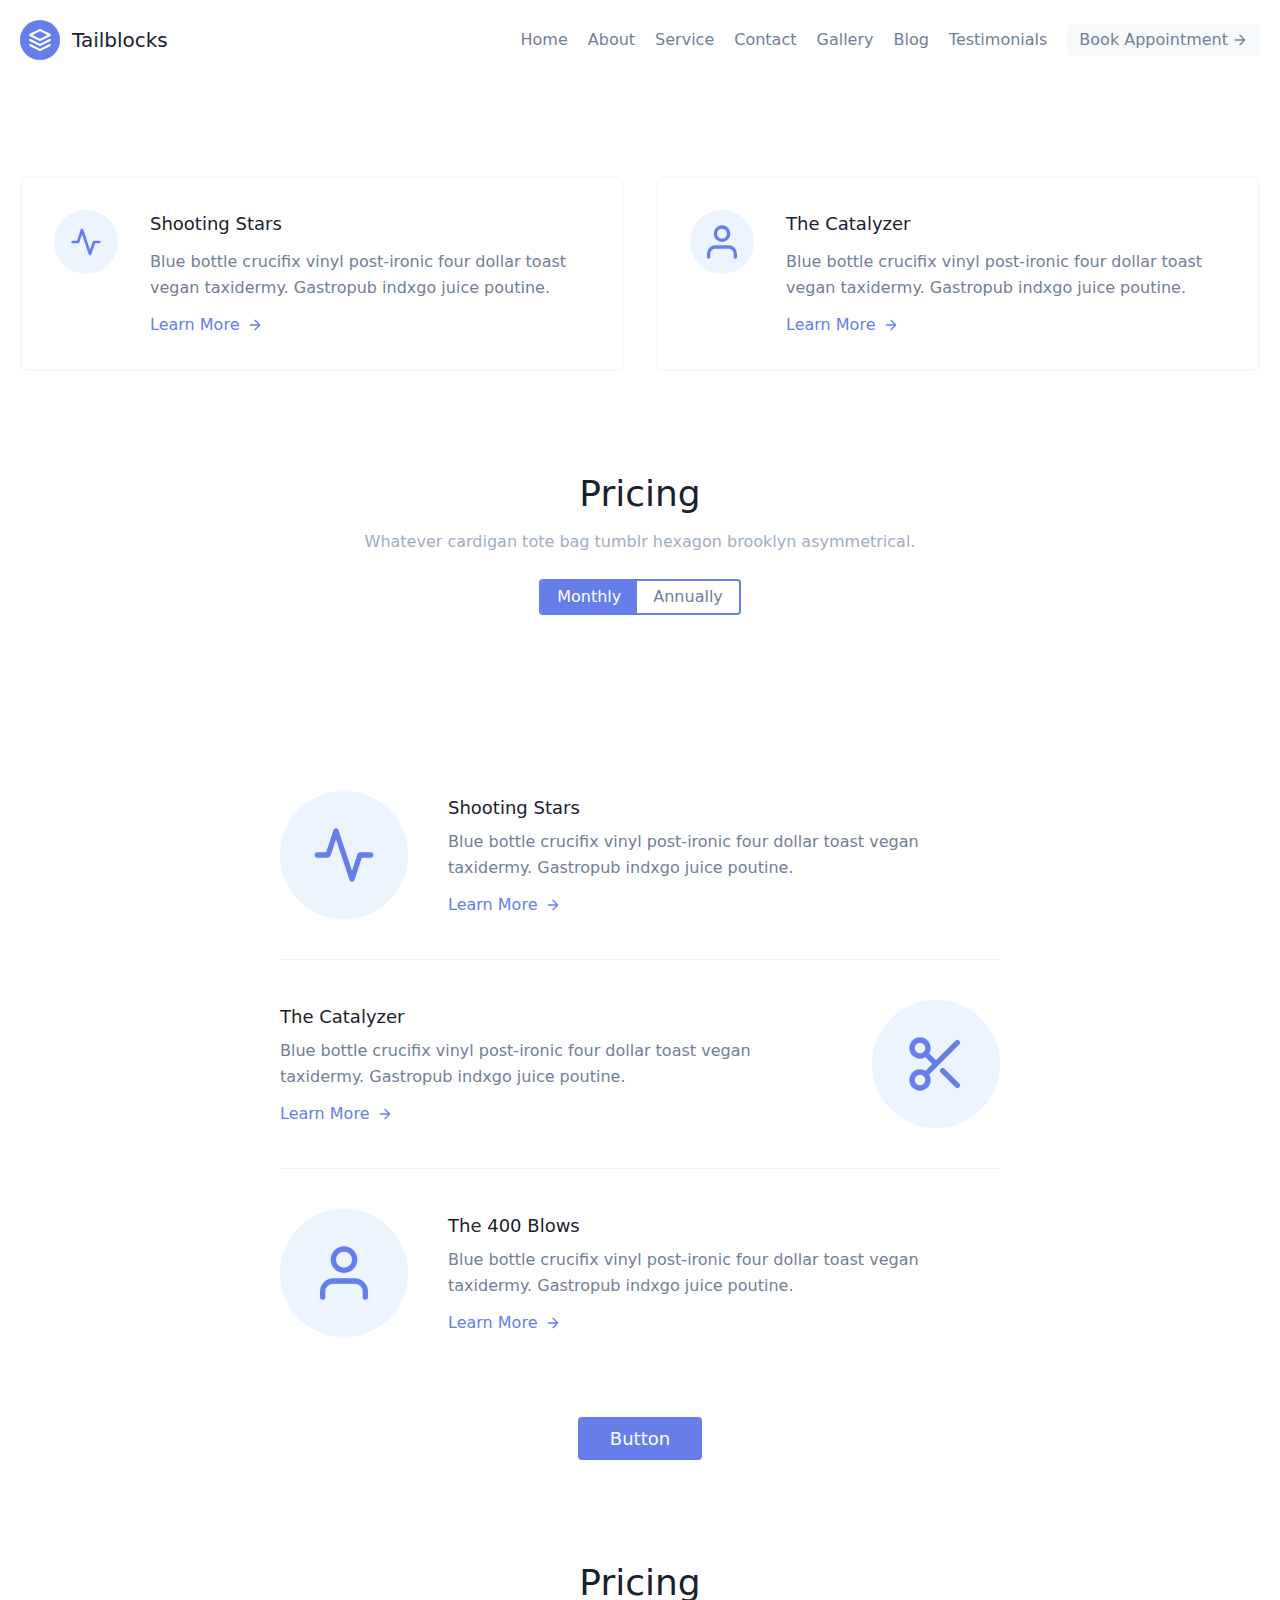
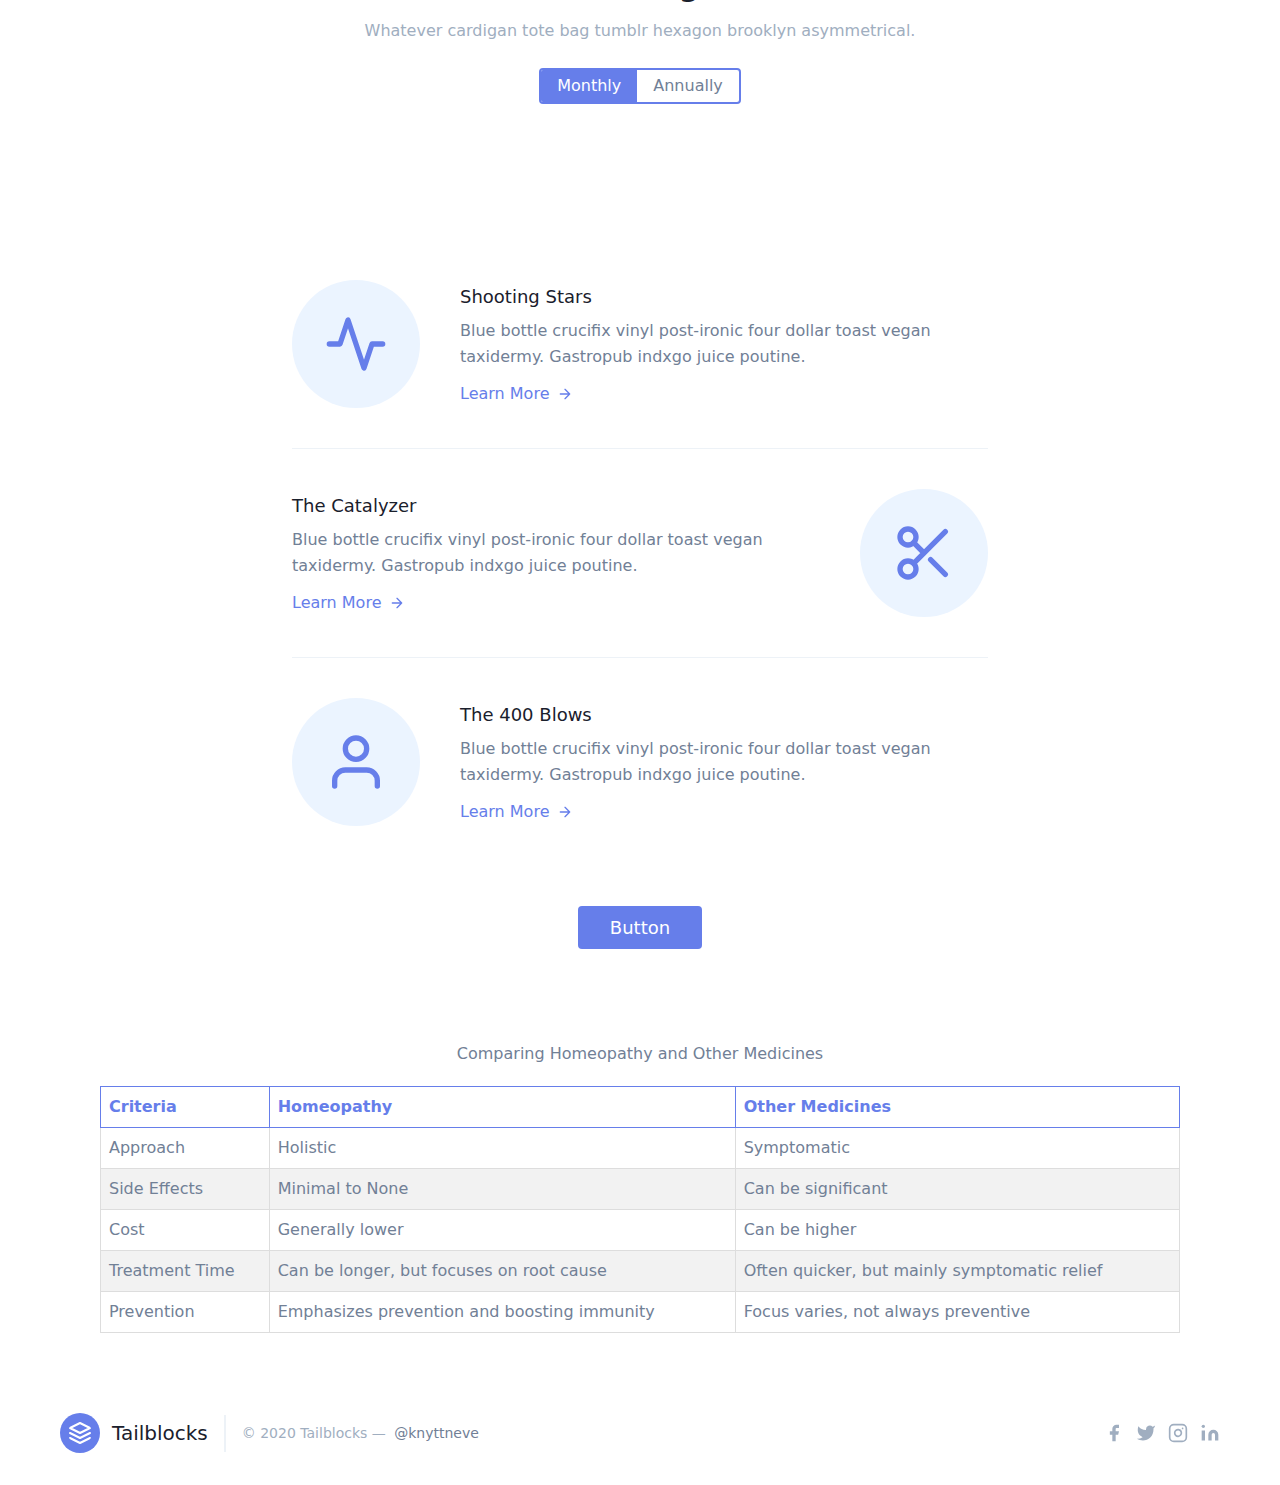
<file: blog.html>
<!DOCTYPE html>
<html lang="en">
<head>
  <meta charset="UTF-8">
  <meta name="viewport" content="width=device-width, initial-scale=1.0">
  <title>About Us</title>
  <link href="tailwind.min.css" rel="stylesheet">
</head>
</head>

<body>

    <header class="text-gray-600 body-font">
    <div class="container mx-auto flex flex-wrap p-5 flex-col md:flex-row items-center">
      <a class="flex title-font font-medium items-center text-gray-900 mb-4 md:mb-0">
        <svg xmlns="http://www.w3.org/2000/svg" fill="none" stroke="currentColor" stroke-linecap="round"
          stroke-linejoin="round" stroke-width="2" class="w-10 h-10 text-white p-2 bg-indigo-500 rounded-full"
          viewBox="0 0 24 24">
          <path d="M12 2L2 7l10 5 10-5-10-5zM2 17l10 5 10-5M2 12l10 5 10-5"></path>
        </svg>
        <span class="ml-3 text-xl">Tailblocks</span>
      </a>
      <nav class="md:ml-auto flex flex-wrap items-center text-base justify-center">
        <a href="index.html" class="mr-5 hover:text-gray-900">Home</a>
        <a href="about.html" class="mr-5 hover:text-gray-900">About</a>
        <a href="services.html" class="mr-5 hover:text-gray-900">Service</a>
        <a href="contact.html" class="mr-5 hover:text-gray-900">Contact</a>
        <a href="gallery.html" class="mr-5 hover:text-gray-900">Gallery</a>
        <a href="blog.html" class="mr-5 hover:text-gray-900">Blog</a>
        <a href="testimonials.html" class="mr-5 hover:text-gray-900">Testimonials</a>
      </nav>
      <a href="book.html">
        <button
          class="inline-flex items-center bg-gray-100 border-0 py-1 px-3 focus:outline-none hover:bg-gray-200 rounded text-base mt-4 md:mt-0">Book Appointment
          <svg fill="none" stroke="currentColor" stroke-linecap="round" stroke-linejoin="round" stroke-width="2"
            class="w-4 h-4 ml-1" viewBox="0 0 24 24">
            <path d="M5 12h14M12 5l7 7-7 7"></path>
          </svg>
        </button></a>
    </div>
  </header>

    <section class="text-gray-600 body-font">
        <div class="container px-5 py-24 mx-auto flex flex-wrap">
          <div class="flex flex-wrap -m-4">
            <div class="p-4 lg:w-1/2 md:w-full">
              <div class="flex border-2 rounded-lg border-gray-200 border-opacity-50 p-8 sm:flex-row flex-col">
                <div class="w-16 h-16 sm:mr-8 sm:mb-0 mb-4 inline-flex items-center justify-center rounded-full bg-indigo-100 text-indigo-500 flex-shrink-0">
                  <svg fill="none" stroke="currentColor" stroke-linecap="round" stroke-linejoin="round" stroke-width="2" class="w-8 h-8" viewBox="0 0 24 24">
                    <path d="M22 12h-4l-3 9L9 3l-3 9H2"></path>
                  </svg>
                </div>
                <div class="flex-grow">
                  <h2 class="text-gray-900 text-lg title-font font-medium mb-3">Shooting Stars</h2>
                  <p class="leading-relaxed text-base">Blue bottle crucifix vinyl post-ironic four dollar toast vegan taxidermy. Gastropub indxgo juice poutine.</p>
                  <a class="mt-3 text-indigo-500 inline-flex items-center">Learn More
                    <svg fill="none" stroke="currentColor" stroke-linecap="round" stroke-linejoin="round" stroke-width="2" class="w-4 h-4 ml-2" viewBox="0 0 24 24">
                      <path d="M5 12h14M12 5l7 7-7 7"></path>
                    </svg>
                  </a>
                </div>
              </div>
            </div>
            <div class="p-4 lg:w-1/2 md:w-full">
              <div class="flex border-2 rounded-lg border-gray-200 border-opacity-50 p-8 sm:flex-row flex-col">
                <div class="w-16 h-16 sm:mr-8 sm:mb-0 mb-4 inline-flex items-center justify-center rounded-full bg-indigo-100 text-indigo-500 flex-shrink-0">
                  <svg fill="none" stroke="currentColor" stroke-linecap="round" stroke-linejoin="round" stroke-width="2" class="w-10 h-10" viewBox="0 0 24 24">
                    <path d="M20 21v-2a4 4 0 00-4-4H8a4 4 0 00-4 4v2"></path>
                    <circle cx="12" cy="7" r="4"></circle>
                  </svg>
                </div>
                <div class="flex-grow">
                  <h2 class="text-gray-900 text-lg title-font font-medium mb-3">The Catalyzer</h2>
                  <p class="leading-relaxed text-base">Blue bottle crucifix vinyl post-ironic four dollar toast vegan taxidermy. Gastropub indxgo juice poutine.</p>
                  <a class="mt-3 text-indigo-500 inline-flex items-center">Learn More
                    <svg fill="none" stroke="currentColor" stroke-linecap="round" stroke-linejoin="round" stroke-width="2" class="w-4 h-4 ml-2" viewBox="0 0 24 24">
                      <path d="M5 12h14M12 5l7 7-7 7"></path>
                    </svg>
                  </a>
                </div>
              </div>
            </div>
          </div>
        </div>
      </section>

      <section class="text-gray-600 body-font overflow-hidden">
        <div class="container px-5 py-24 mx-auto">
          <div class="flex flex-col text-center w-full mb-20">
            <h1 class="sm:text-4xl text-3xl font-medium title-font mb-2 text-gray-900">Pricing</h1>
            <p class="lg:w-2/3 mx-auto leading-relaxed text-base text-gray-500">Whatever cardigan tote bag tumblr hexagon brooklyn asymmetrical.</p>
            <div class="flex mx-auto border-2 border-indigo-500 rounded overflow-hidden mt-6">
              <button class="py-1 px-4 bg-indigo-500 text-white focus:outline-none">Monthly</button>
              <button class="py-1 px-4 focus:outline-none">Annually</button>
            </div>
          </div>

      <section class="text-gray-600 body-font">
  <div class="container px-5 py-24 mx-auto">
    <div class="flex items-center lg:w-3/5 mx-auto border-b pb-10 mb-10 border-gray-200 sm:flex-row flex-col">
      <div class="sm:w-32 sm:h-32 h-20 w-20 sm:mr-10 inline-flex items-center justify-center rounded-full bg-indigo-100 text-indigo-500 flex-shrink-0">
        <svg fill="none" stroke="currentColor" stroke-linecap="round" stroke-linejoin="round" stroke-width="2" class="sm:w-16 sm:h-16 w-10 h-10" viewBox="0 0 24 24">
          <path d="M22 12h-4l-3 9L9 3l-3 9H2"></path>
        </svg>
      </div>
      <div class="flex-grow sm:text-left text-center mt-6 sm:mt-0">
        <h2 class="text-gray-900 text-lg title-font font-medium mb-2">Shooting Stars</h2>
        <p class="leading-relaxed text-base">Blue bottle crucifix vinyl post-ironic four dollar toast vegan taxidermy. Gastropub indxgo juice poutine.</p>
        <a class="mt-3 text-indigo-500 inline-flex items-center">Learn More
          <svg fill="none" stroke="currentColor" stroke-linecap="round" stroke-linejoin="round" stroke-width="2" class="w-4 h-4 ml-2" viewBox="0 0 24 24">
            <path d="M5 12h14M12 5l7 7-7 7"></path>
          </svg>
        </a>
      </div>
    </div>
    <div class="flex items-center lg:w-3/5 mx-auto border-b pb-10 mb-10 border-gray-200 sm:flex-row flex-col">
      <div class="flex-grow sm:text-left text-center mt-6 sm:mt-0">
        <h2 class="text-gray-900 text-lg title-font font-medium mb-2">The Catalyzer</h2>
        <p class="leading-relaxed text-base">Blue bottle crucifix vinyl post-ironic four dollar toast vegan taxidermy. Gastropub indxgo juice poutine.</p>
        <a class="mt-3 text-indigo-500 inline-flex items-center">Learn More
          <svg fill="none" stroke="currentColor" stroke-linecap="round" stroke-linejoin="round" stroke-width="2" class="w-4 h-4 ml-2" viewBox="0 0 24 24">
            <path d="M5 12h14M12 5l7 7-7 7"></path>
          </svg>
        </a>
      </div>
      <div class="sm:w-32 sm:order-none order-first sm:h-32 h-20 w-20 sm:ml-10 inline-flex items-center justify-center rounded-full bg-indigo-100 text-indigo-500 flex-shrink-0">
        <svg fill="none" stroke="currentColor" stroke-linecap="round" stroke-linejoin="round" stroke-width="2" class="sm:w-16 sm:h-16 w-10 h-10" viewBox="0 0 24 24">
          <circle cx="6" cy="6" r="3"></circle>
          <circle cx="6" cy="18" r="3"></circle>
          <path d="M20 4L8.12 15.88M14.47 14.48L20 20M8.12 8.12L12 12"></path>
        </svg>
      </div>
    </div>
    <div class="flex items-center lg:w-3/5 mx-auto sm:flex-row flex-col">
      <div class="sm:w-32 sm:h-32 h-20 w-20 sm:mr-10 inline-flex items-center justify-center rounded-full bg-indigo-100 text-indigo-500 flex-shrink-0">
        <svg fill="none" stroke="currentColor" stroke-linecap="round" stroke-linejoin="round" stroke-width="2" class="sm:w-16 sm:h-16 w-10 h-10" viewBox="0 0 24 24">
          <path d="M20 21v-2a4 4 0 00-4-4H8a4 4 0 00-4 4v2"></path>
          <circle cx="12" cy="7" r="4"></circle>
        </svg>
      </div>
      <div class="flex-grow sm:text-left text-center mt-6 sm:mt-0">
        <h2 class="text-gray-900 text-lg title-font font-medium mb-2">The 400 Blows</h2>
        <p class="leading-relaxed text-base">Blue bottle crucifix vinyl post-ironic four dollar toast vegan taxidermy. Gastropub indxgo juice poutine.</p>
        <a class="mt-3 text-indigo-500 inline-flex items-center">Learn More
          <svg fill="none" stroke="currentColor" stroke-linecap="round" stroke-linejoin="round" stroke-width="2" class="w-4 h-4 ml-2" viewBox="0 0 24 24">
            <path d="M5 12h14M12 5l7 7-7 7"></path>
          </svg>
        </a>
      </div>
    </div>
    <button class="flex mx-auto mt-20 text-white bg-indigo-500 border-0 py-2 px-8 focus:outline-none hover:bg-indigo-600 rounded text-lg">Button</button>
  </div>
</section>

<section class="text-gray-600 body-font overflow-hidden">
    <div class="container px-5 py-24 mx-auto">
      <div class="flex flex-col text-center w-full mb-20">
        <h1 class="sm:text-4xl text-3xl font-medium title-font mb-2 text-gray-900">Pricing</h1>
        <p class="lg:w-2/3 mx-auto leading-relaxed text-base text-gray-500">Whatever cardigan tote bag tumblr hexagon brooklyn asymmetrical.</p>
        <div class="flex mx-auto border-2 border-indigo-500 rounded overflow-hidden mt-6">
          <button class="py-1 px-4 bg-indigo-500 text-white focus:outline-none">Monthly</button>
          <button class="py-1 px-4 focus:outline-none">Annually</button>
        </div>
      </div>

  <section class="text-gray-600 body-font">
    <div class="container px-5 py-24 mx-auto">
      <div class="flex items-center lg:w-3/5 mx-auto border-b pb-10 mb-10 border-gray-200 sm:flex-row flex-col">
        <div class="sm:w-32 sm:h-32 h-20 w-20 sm:mr-10 inline-flex items-center justify-center rounded-full bg-indigo-100 text-indigo-500 flex-shrink-0">
          <svg fill="none" stroke="currentColor" stroke-linecap="round" stroke-linejoin="round" stroke-width="2" class="sm:w-16 sm:h-16 w-10 h-10" viewBox="0 0 24 24">
            <path d="M22 12h-4l-3 9L9 3l-3 9H2"></path>
          </svg>
        </div>
        <div class="flex-grow sm:text-left text-center mt-6 sm:mt-0">
          <h2 class="text-gray-900 text-lg title-font font-medium mb-2">Shooting Stars</h2>
          <p class="leading-relaxed text-base">Blue bottle crucifix vinyl post-ironic four dollar toast vegan taxidermy. Gastropub indxgo juice poutine.</p>
          <a class="mt-3 text-indigo-500 inline-flex items-center">Learn More
            <svg fill="none" stroke="currentColor" stroke-linecap="round" stroke-linejoin="round" stroke-width="2" class="w-4 h-4 ml-2" viewBox="0 0 24 24">
              <path d="M5 12h14M12 5l7 7-7 7"></path>
            </svg>
          </a>
        </div>
      </div>
      <div class="flex items-center lg:w-3/5 mx-auto border-b pb-10 mb-10 border-gray-200 sm:flex-row flex-col">
        <div class="flex-grow sm:text-left text-center mt-6 sm:mt-0">
          <h2 class="text-gray-900 text-lg title-font font-medium mb-2">The Catalyzer</h2>
          <p class="leading-relaxed text-base">Blue bottle crucifix vinyl post-ironic four dollar toast vegan taxidermy. Gastropub indxgo juice poutine.</p>
          <a class="mt-3 text-indigo-500 inline-flex items-center">Learn More
            <svg fill="none" stroke="currentColor" stroke-linecap="round" stroke-linejoin="round" stroke-width="2" class="w-4 h-4 ml-2" viewBox="0 0 24 24">
              <path d="M5 12h14M12 5l7 7-7 7"></path>
            </svg>
          </a>
        </div>
        <div class="sm:w-32 sm:order-none order-first sm:h-32 h-20 w-20 sm:ml-10 inline-flex items-center justify-center rounded-full bg-indigo-100 text-indigo-500 flex-shrink-0">
          <svg fill="none" stroke="currentColor" stroke-linecap="round" stroke-linejoin="round" stroke-width="2" class="sm:w-16 sm:h-16 w-10 h-10" viewBox="0 0 24 24">
            <circle cx="6" cy="6" r="3"></circle>
            <circle cx="6" cy="18" r="3"></circle>
            <path d="M20 4L8.12 15.88M14.47 14.48L20 20M8.12 8.12L12 12"></path>
          </svg>
        </div>
      </div>
      <div class="flex items-center lg:w-3/5 mx-auto sm:flex-row flex-col">
        <div class="sm:w-32 sm:h-32 h-20 w-20 sm:mr-10 inline-flex items-center justify-center rounded-full bg-indigo-100 text-indigo-500 flex-shrink-0">
          <svg fill="none" stroke="currentColor" stroke-linecap="round" stroke-linejoin="round" stroke-width="2" class="sm:w-16 sm:h-16 w-10 h-10" viewBox="0 0 24 24">
            <path d="M20 21v-2a4 4 0 00-4-4H8a4 4 0 00-4 4v2"></path>
            <circle cx="12" cy="7" r="4"></circle>
          </svg>
        </div>
        <div class="flex-grow sm:text-left text-center mt-6 sm:mt-0">
          <h2 class="text-gray-900 text-lg title-font font-medium mb-2">The 400 Blows</h2>
          <p class="leading-relaxed text-base">Blue bottle crucifix vinyl post-ironic four dollar toast vegan taxidermy. Gastropub indxgo juice poutine.</p>
          <a class="mt-3 text-indigo-500 inline-flex items-center">Learn More
            <svg fill="none" stroke="currentColor" stroke-linecap="round" stroke-linejoin="round" stroke-width="2" class="w-4 h-4 ml-2" viewBox="0 0 24 24">
              <path d="M5 12h14M12 5l7 7-7 7"></path>
            </svg>
          </a>
        </div>
      </div>
      <button class="flex mx-auto mt-20 text-white bg-indigo-500 border-0 py-2 px-8 focus:outline-none hover:bg-indigo-600 rounded text-lg">Button</button>
    </div>
  </section>

<br>

  <h2 style="margin-bottom: 20px; text-align: center; margin-top: 69px;">Comparing Homeopathy and Other Medicines</h2>
  <table style="width: 90%; border-collapse: collapse; margin: 0 auto;">
    <thead>
      <tr>
        <th style="border: 1px solid #667eea; padding: 8px; text-align: left; background-color: #ffffff; color: #667eea;">Criteria</th>
        <th style="border: 1px solid #667eea; padding: 8px; text-align: left; background-color: #ffffff; color: #667eea;">Homeopathy</th>
        <th style="border: 1px solid #667eea; padding: 8px; text-align: left; background-color: #ffffff; color: #667eea;">Other Medicines</th>
      </tr>
    </thead>
    <tbody>
      <tr>
        <td style="border: 1px solid #ddd; padding: 8px; text-align: left;">Approach</td>
        <td style="border: 1px solid #ddd; padding: 8px; text-align: left;">Holistic</td>
        <td style="border: 1px solid #ddd; padding: 8px; text-align: left;">Symptomatic</td>
      </tr>
      <tr style="background-color: #f2f2f2;">
        <td style="border: 1px solid #ddd; padding: 8px; text-align: left;">Side Effects</td>
        <td style="border: 1px solid #ddd; padding: 8px; text-align: left;">Minimal to None</td>
        <td style="border: 1px solid #ddd; padding: 8px; text-align: left;">Can be significant</td>
      </tr>
      <tr>
        <td style="border: 1px solid #ddd; padding: 8px; text-align: left;">Cost</td>
        <td style="border: 1px solid #ddd; padding: 8px; text-align: left;">Generally lower</td>
        <td style="border: 1px solid #ddd; padding: 8px; text-align: left;">Can be higher</td>
      </tr>
      <tr style="background-color: #f2f2f2;">
        <td style="border: 1px solid #ddd; padding: 8px; text-align: left;">Treatment Time</td>
        <td style="border: 1px solid #ddd; padding: 8px; text-align: left;">Can be longer, but focuses on root cause</td>
        <td style="border: 1px solid #ddd; padding: 8px; text-align: left;">Often quicker, but mainly symptomatic relief</td>
      </tr>
      <tr>
        <td style="border: 1px solid #ddd; padding: 8px; text-align: left;">Prevention</td>
        <td style="border: 1px solid #ddd; padding: 8px; text-align: left;">Emphasizes prevention and boosting immunity</td>
        <td style="border: 1px solid #ddd; padding: 8px; text-align: left;">Focus varies, not always preventive</td>
      </tr>
    </tbody>
  </table>

<br>
<br>

  <footer class="text-gray-600 body-font">
    <div class="container px-5 py-8 mx-auto flex items-center sm:flex-row flex-col">
      <a class="flex title-font font-medium items-center md:justify-start justify-center text-gray-900">
        <svg xmlns="http://www.w3.org/2000/svg" fill="none" stroke="currentColor" stroke-linecap="round" stroke-linejoin="round" stroke-width="2" class="w-10 h-10 text-white p-2 bg-indigo-500 rounded-full" viewBox="0 0 24 24">
          <path d="M12 2L2 7l10 5 10-5-10-5zM2 17l10 5 10-5M2 12l10 5 10-5"></path>
        </svg>
        <span class="ml-3 text-xl">Tailblocks</span>
      </a>
      <p class="text-sm text-gray-500 sm:ml-4 sm:pl-4 sm:border-l-2 sm:border-gray-200 sm:py-2 sm:mt-0 mt-4">© 2020 Tailblocks —
        <a href="https://twitter.com/knyttneve" class="text-gray-600 ml-1" rel="noopener noreferrer" target="_blank">@knyttneve</a>
      </p>
      <span class="inline-flex sm:ml-auto sm:mt-0 mt-4 justify-center sm:justify-start">
        <a class="text-gray-500">
          <svg fill="currentColor" stroke-linecap="round" stroke-linejoin="round" stroke-width="2" class="w-5 h-5" viewBox="0 0 24 24">
            <path d="M18 2h-3a5 5 0 00-5 5v3H7v4h3v8h4v-8h3l1-4h-4V7a1 1 0 011-1h3z"></path>
          </svg>
        </a>
        <a class="ml-3 text-gray-500">
          <svg fill="currentColor" stroke-linecap="round" stroke-linejoin="round" stroke-width="2" class="w-5 h-5" viewBox="0 0 24 24">
            <path d="M23 3a10.9 10.9 0 01-3.14 1.53 4.48 4.48 0 00-7.86 3v1A10.66 10.66 0 013 4s-4 9 5 13a11.64 11.64 0 01-7 2c9 5 20 0 20-11.5a4.5 4.5 0 00-.08-.83A7.72 7.72 0 0023 3z"></path>
          </svg>
        </a>
        <a class="ml-3 text-gray-500">
          <svg fill="none" stroke="currentColor" stroke-linecap="round" stroke-linejoin="round" stroke-width="2" class="w-5 h-5" viewBox="0 0 24 24">
            <rect width="20" height="20" x="2" y="2" rx="5" ry="5"></rect>
            <path d="M16 11.37A4 4 0 1112.63 8 4 4 0 0116 11.37zm1.5-4.87h.01"></path>
          </svg>
        </a>
        <a class="ml-3 text-gray-500">
          <svg fill="currentColor" stroke="currentColor" stroke-linecap="round" stroke-linejoin="round" stroke-width="0" class="w-5 h-5" viewBox="0 0 24 24">
            <path stroke="none" d="M16 8a6 6 0 016 6v7h-4v-7a2 2 0 00-2-2 2 2 0 00-2 2v7h-4v-7a6 6 0 016-6zM2 9h4v12H2z"></path>
            <circle cx="4" cy="4" r="2" stroke="none"></circle>
          </svg>
        </a>
      </span>
    </div>
  </footer>

</body>
</html>
</file>
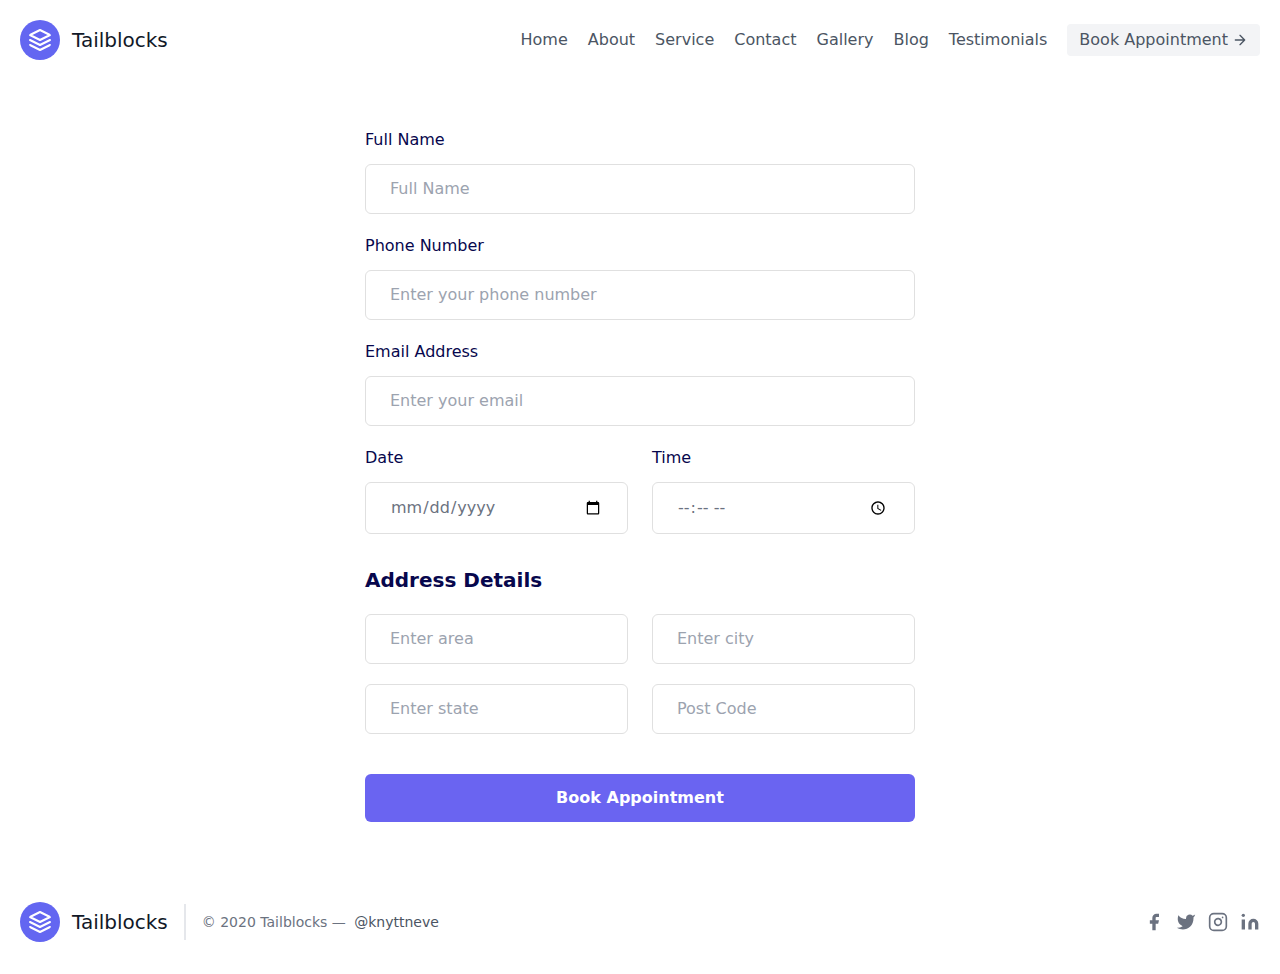
<file: book.html>
<!DOCTYPE html>
<html lang="en">
<head>
    <meta charset="UTF-8">
    <meta name="viewport" content="width=device-width, initial-scale=1.0">
    <title>Document</title>
    <link href="maintailwind.min.css" rel="stylesheet">
    <script src="formcss.css"></script>

</head>
<body>
    
    <header class="text-gray-600 body-font">
        <div class="container mx-auto flex flex-wrap p-5 flex-col md:flex-row items-center">
          <a class="flex title-font font-medium items-center text-gray-900 mb-4 md:mb-0">
            <svg xmlns="http://www.w3.org/2000/svg" fill="none" stroke="currentColor" stroke-linecap="round"
              stroke-linejoin="round" stroke-width="2" class="w-10 h-10 text-white p-2 bg-indigo-500 rounded-full"
              viewBox="0 0 24 24">
              <path d="M12 2L2 7l10 5 10-5-10-5zM2 17l10 5 10-5M2 12l10 5 10-5"></path>
            </svg>
            <span class="ml-3 text-xl">Tailblocks</span>
          </a>
          <nav class="md:ml-auto flex flex-wrap items-center text-base justify-center">
            <a href="index.html" class="mr-5 hover:text-gray-900">Home</a>
            <a href="about.html" class="mr-5 hover:text-gray-900">About</a>
            <a href="services.html" class="mr-5 hover:text-gray-900">Service</a>
            <a href="contact.html" class="mr-5 hover:text-gray-900">Contact</a>
            <a href="gallery.html" class="mr-5 hover:text-gray-900">Gallery</a>
            <a href="blog.html" class="mr-5 hover:text-gray-900">Blog</a>
            <a href="testimonials.html" class="mr-5 hover:text-gray-900">Testimonials</a>
          </nav>
          <a href="book.html">
          <button
            class="inline-flex items-center bg-gray-100 border-0 py-1 px-3 focus:outline-none hover:bg-gray-200 rounded text-base mt-4 md:mt-0">Book Appointment
            <svg fill="none" stroke="currentColor" stroke-linecap="round" stroke-linejoin="round" stroke-width="2"
              class="w-4 h-4 ml-1" viewBox="0 0 24 24">
              <path d="M5 12h14M12 5l7 7-7 7"></path>
            </svg>
          </button></a>
        </div>
      </header>

      <div class="flex items-center justify-center p-12">
        <!-- Author: FormBold Team -->
        <div class="mx-auto w-full max-w-[550px] bg-white">
            <form>
                <div class="mb-5">
                    <label for="name" class="mb-3 block text-base font-medium text-[#07074D]">
                        Full Name
                    </label>
                    <input type="text" name="name" id="name" placeholder="Full Name"
                        class="w-full rounded-md border border-[#e0e0e0] bg-white py-3 px-6 text-base font-medium text-[#6B7280] outline-none focus:border-[#6A64F1] focus:shadow-md" />
                </div>
                <div class="mb-5">
                    <label for="phone" class="mb-3 block text-base font-medium text-[#07074D]">
                        Phone Number
                    </label>
                    <input type="text" name="phone" id="phone" placeholder="Enter your phone number"
                        class="w-full rounded-md border border-[#e0e0e0] bg-white py-3 px-6 text-base font-medium text-[#6B7280] outline-none focus:border-[#6A64F1] focus:shadow-md" />
                </div>
                <div class="mb-5">
                    <label for="email" class="mb-3 block text-base font-medium text-[#07074D]">
                        Email Address
                    </label>
                    <input type="email" name="email" id="email" placeholder="Enter your email"
                        class="w-full rounded-md border border-[#e0e0e0] bg-white py-3 px-6 text-base font-medium text-[#6B7280] outline-none focus:border-[#6A64F1] focus:shadow-md" />
                </div>
                <div class="-mx-3 flex flex-wrap">
                    <div class="w-full px-3 sm:w-1/2">
                        <div class="mb-5">
                            <label for="date" class="mb-3 block text-base font-medium text-[#07074D]">
                                Date
                            </label>
                            <input type="date" name="date" id="date"
                                class="w-full rounded-md border border-[#e0e0e0] bg-white py-3 px-6 text-base font-medium text-[#6B7280] outline-none focus:border-[#6A64F1] focus:shadow-md" />
                        </div>
                    </div>
                    <div class="w-full px-3 sm:w-1/2">
                        <div class="mb-5">
                            <label for="time" class="mb-3 block text-base font-medium text-[#07074D]">
                                Time
                            </label>
                            <input type="time" name="time" id="time"
                                class="w-full rounded-md border border-[#e0e0e0] bg-white py-3 px-6 text-base font-medium text-[#6B7280] outline-none focus:border-[#6A64F1] focus:shadow-md" />
                        </div>
                    </div>
                </div>

                <div class="mb-5 pt-3">
                    <label class="mb-5 block text-base font-semibold text-[#07074D] sm:text-xl">
                        Address Details
                    </label>
                    <div class="-mx-3 flex flex-wrap">
                        <div class="w-full px-3 sm:w-1/2">
                            <div class="mb-5">
                                <input type="text" name="area" id="area" placeholder="Enter area"
                                    class="w-full rounded-md border border-[#e0e0e0] bg-white py-3 px-6 text-base font-medium text-[#6B7280] outline-none focus:border-[#6A64F1] focus:shadow-md" />
                            </div>
                        </div>
                        <div class="w-full px-3 sm:w-1/2">
                            <div class="mb-5">
                                <input type="text" name="city" id="city" placeholder="Enter city"
                                    class="w-full rounded-md border border-[#e0e0e0] bg-white py-3 px-6 text-base font-medium text-[#6B7280] outline-none focus:border-[#6A64F1] focus:shadow-md" />
                            </div>
                        </div>
                        <div class="w-full px-3 sm:w-1/2">
                            <div class="mb-5">
                                <input type="text" name="state" id="state" placeholder="Enter state"
                                    class="w-full rounded-md border border-[#e0e0e0] bg-white py-3 px-6 text-base font-medium text-[#6B7280] outline-none focus:border-[#6A64F1] focus:shadow-md" />
                            </div>
                        </div>
                        <div class="w-full px-3 sm:w-1/2">
                            <div class="mb-5">
                                <input type="text" name="post-code" id="post-code" placeholder="Post Code"
                                    class="w-full rounded-md border border-[#e0e0e0] bg-white py-3 px-6 text-base font-medium text-[#6B7280] outline-none focus:border-[#6A64F1] focus:shadow-md" />
                            </div>
                        </div>
                    </div>
                </div>

                <div>
                  <a href="thanks.html"
                        class="hover:shadow-form w-full rounded-md bg-[#6A64F1] py-3 px-8 text-center text-base font-semibold text-white outline-none block">
                        Book Appointment
                      </a>
                </div>
            </form>
        </div>
    </div>

      <footer class="text-gray-600 body-font">
        <div class="container px-5 py-8 mx-auto flex items-center sm:flex-row flex-col">
          <a class="flex title-font font-medium items-center md:justify-start justify-center text-gray-900">
            <svg xmlns="http://www.w3.org/2000/svg" fill="none" stroke="currentColor" stroke-linecap="round" stroke-linejoin="round" stroke-width="2" class="w-10 h-10 text-white p-2 bg-indigo-500 rounded-full" viewBox="0 0 24 24">
              <path d="M12 2L2 7l10 5 10-5-10-5zM2 17l10 5 10-5M2 12l10 5 10-5"></path>
            </svg>
            <span class="ml-3 text-xl">Tailblocks</span>
          </a>
          <p class="text-sm text-gray-500 sm:ml-4 sm:pl-4 sm:border-l-2 sm:border-gray-200 sm:py-2 sm:mt-0 mt-4">© 2020 Tailblocks —
            <a href="https://twitter.com/knyttneve" class="text-gray-600 ml-1" rel="noopener noreferrer" target="_blank">@knyttneve</a>
          </p>
          <span class="inline-flex sm:ml-auto sm:mt-0 mt-4 justify-center sm:justify-start">
            <a class="text-gray-500">
              <svg fill="currentColor" stroke-linecap="round" stroke-linejoin="round" stroke-width="2" class="w-5 h-5" viewBox="0 0 24 24">
                <path d="M18 2h-3a5 5 0 00-5 5v3H7v4h3v8h4v-8h3l1-4h-4V7a1 1 0 011-1h3z"></path>
              </svg>
            </a>
            <a class="ml-3 text-gray-500">
              <svg fill="currentColor" stroke-linecap="round" stroke-linejoin="round" stroke-width="2" class="w-5 h-5" viewBox="0 0 24 24">
                <path d="M23 3a10.9 10.9 0 01-3.14 1.53 4.48 4.48 0 00-7.86 3v1A10.66 10.66 0 013 4s-4 9 5 13a11.64 11.64 0 01-7 2c9 5 20 0 20-11.5a4.5 4.5 0 00-.08-.83A7.72 7.72 0 0023 3z"></path>
              </svg>
            </a>
            <a class="ml-3 text-gray-500">
              <svg fill="none" stroke="currentColor" stroke-linecap="round" stroke-linejoin="round" stroke-width="2" class="w-5 h-5" viewBox="0 0 24 24">
                <rect width="20" height="20" x="2" y="2" rx="5" ry="5"></rect>
                <path d="M16 11.37A4 4 0 1112.63 8 4 4 0 0116 11.37zm1.5-4.87h.01"></path>
              </svg>
            </a>
            <a class="ml-3 text-gray-500">
              <svg fill="currentColor" stroke="currentColor" stroke-linecap="round" stroke-linejoin="round" stroke-width="0" class="w-5 h-5" viewBox="0 0 24 24">
                <path stroke="none" d="M16 8a6 6 0 016 6v7h-4v-7a2 2 0 00-2-2 2 2 0 00-2 2v7h-4v-7a6 6 0 016-6zM2 9h4v12H2z"></path>
                <circle cx="4" cy="4" r="2" stroke="none"></circle>
              </svg>
            </a>
          </span>
        </div>
      </footer>

    </body>
    </html>
</file>
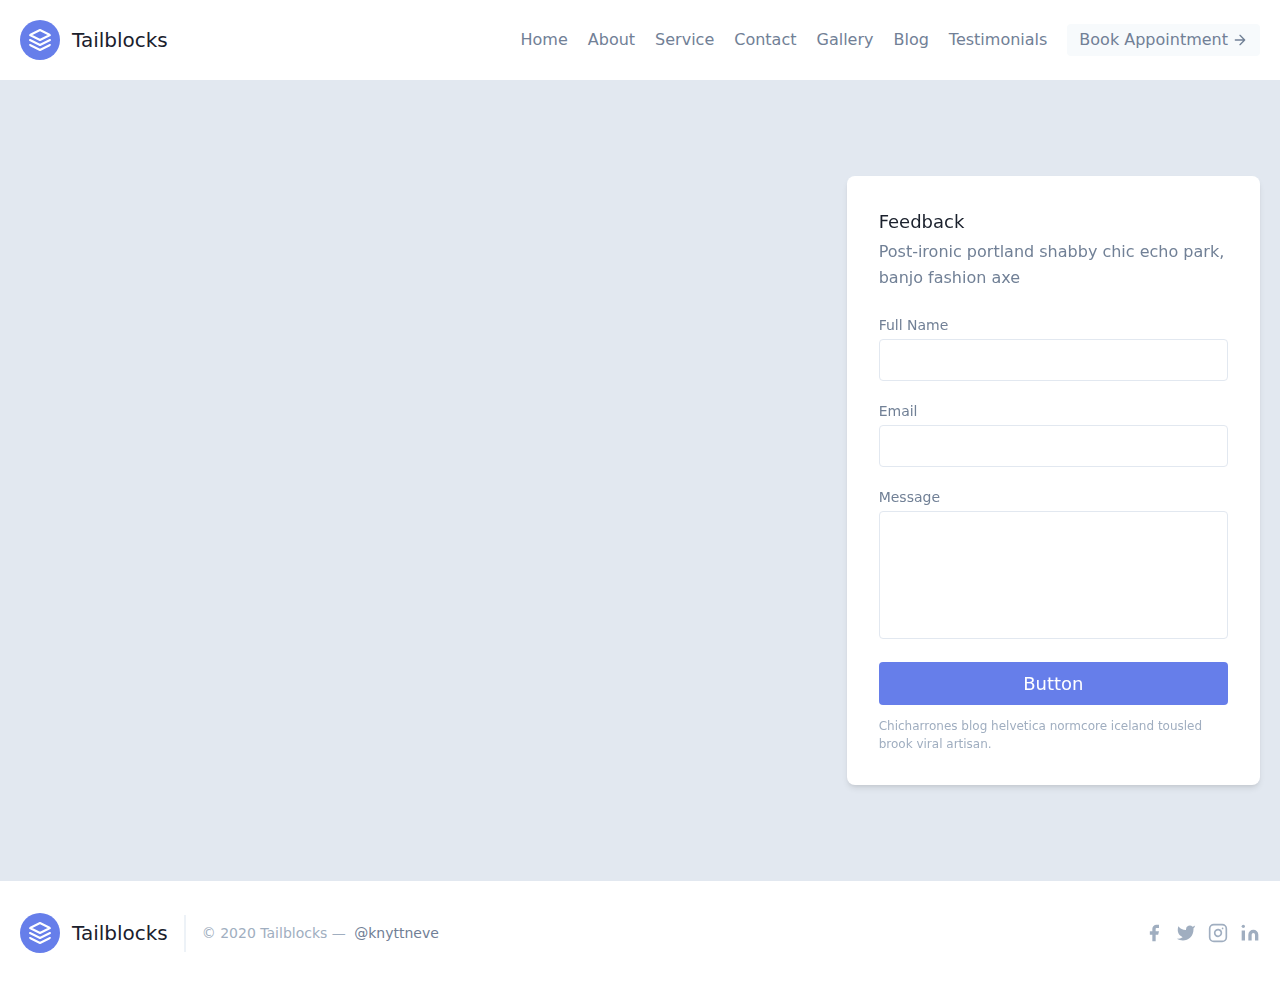
<file: contact.html>
<!DOCTYPE html>
<html lang="en">
<head>
    <meta charset="UTF-8">
    <meta name="viewport" content="width=device-width, initial-scale=1.0">
    <title>contact</title>
    <link href="maintailwind.min.css" rel="stylesheet">
</head>
<body>
    
    <header class="text-gray-600 body-font">
        <div class="container mx-auto flex flex-wrap p-5 flex-col md:flex-row items-center">
          <a class="flex title-font font-medium items-center text-gray-900 mb-4 md:mb-0">
            <svg xmlns="http://www.w3.org/2000/svg" fill="none" stroke="currentColor" stroke-linecap="round"
              stroke-linejoin="round" stroke-width="2" class="w-10 h-10 text-white p-2 bg-indigo-500 rounded-full"
              viewBox="0 0 24 24">
              <path d="M12 2L2 7l10 5 10-5-10-5zM2 17l10 5 10-5M2 12l10 5 10-5"></path>
            </svg>
            <span class="ml-3 text-xl">Tailblocks</span>
          </a>
          <nav class="md:ml-auto flex flex-wrap items-center text-base justify-center">
            <a href="index.html" class="mr-5 hover:text-gray-900">Home</a>
            <a href="about.html" class="mr-5 hover:text-gray-900">About</a>
            <a href="services.html" class="mr-5 hover:text-gray-900">Service</a>
            <a href="contact.html" class="mr-5 hover:text-gray-900">Contact</a>
            <a href="gallery.html" class="mr-5 hover:text-gray-900">Gallery</a>
            <a href="blog.html" class="mr-5 hover:text-gray-900">Blog</a>
            <a href="testimonials.html" class="mr-5 hover:text-gray-900">Testimonials</a>
          </nav>
          <a href="book.html">
            <button
              class="inline-flex items-center bg-gray-100 border-0 py-1 px-3 focus:outline-none hover:bg-gray-200 rounded text-base mt-4 md:mt-0">Book Appointment
              <svg fill="none" stroke="currentColor" stroke-linecap="round" stroke-linejoin="round" stroke-width="2"
                class="w-4 h-4 ml-1" viewBox="0 0 24 24">
                <path d="M5 12h14M12 5l7 7-7 7"></path>
              </svg>
            </button></a>
        </div>
      </header>

      <section class="text-gray-600 body-font relative">
        <div class="absolute inset-0 bg-gray-300">
          <iframe width="100%" height="100%" frameborder="0" marginheight="0" marginwidth="0" title="map" scrolling="no" src="https://maps.google.com/maps?width=100%&height=600&hl=en&q=%C4%B0zmir+(My%20Business%20Name)&ie=UTF8&t=&z=14&iwloc=B&output=embed" style="filter: grayscale(1) contrast(1.2) opacity(0.4);"></iframe>
        </div>
        <div class="container px-5 py-24 mx-auto flex">
          <div class="lg:w-1/3 md:w-1/2 bg-white rounded-lg p-8 flex flex-col md:ml-auto w-full mt-10 md:mt-0 relative z-10 shadow-md">
            <h2 class="text-gray-900 text-lg mb-1 font-medium title-font">Feedback</h2>
            <p class="leading-relaxed mb-5 text-gray-600">Post-ironic portland shabby chic echo park, banjo fashion axe</p>
            <div class="relative mb-4">
                <label for="fullname" class="leading-7 text-sm text-gray-600">Full Name</label>
                <input type="text" id="fullname" name="fullname" class="w-full bg-white rounded border border-gray-300 focus:border-indigo-500 focus:ring-2 focus:ring-indigo-200 text-base outline-none text-gray-700 py-1 px-3 leading-8 transition-colors duration-200 ease-in-out">
            </div>
            <div class="relative mb-4">
              <label for="email" class="leading-7 text-sm text-gray-600">Email</label>
              <input type="email" id="email" name="email" class="w-full bg-white rounded border border-gray-300 focus:border-indigo-500 focus:ring-2 focus:ring-indigo-200 text-base outline-none text-gray-700 py-1 px-3 leading-8 transition-colors duration-200 ease-in-out">
            </div>
            <div class="relative mb-4">
              <label for="message" class="leading-7 text-sm text-gray-600">Message</label>
              <textarea id="message" name="message" class="w-full bg-white rounded border border-gray-300 focus:border-indigo-500 focus:ring-2 focus:ring-indigo-200 h-32 text-base outline-none text-gray-700 py-1 px-3 resize-none leading-6 transition-colors duration-200 ease-in-out"></textarea>
            </div>
            <button class="text-white bg-indigo-500 border-0 py-2 px-6 focus:outline-none hover:bg-indigo-600 rounded text-lg">Button</button>
            <p class="text-xs text-gray-500 mt-3">Chicharrones blog helvetica normcore iceland tousled brook viral artisan.</p>
          </div>
        </div>
      </section>

      <footer class="text-gray-600 body-font">
        <div class="container px-5 py-8 mx-auto flex items-center sm:flex-row flex-col">
          <a class="flex title-font font-medium items-center md:justify-start justify-center text-gray-900">
            <svg xmlns="http://www.w3.org/2000/svg" fill="none" stroke="currentColor" stroke-linecap="round" stroke-linejoin="round" stroke-width="2" class="w-10 h-10 text-white p-2 bg-indigo-500 rounded-full" viewBox="0 0 24 24">
              <path d="M12 2L2 7l10 5 10-5-10-5zM2 17l10 5 10-5M2 12l10 5 10-5"></path>
            </svg>
            <span class="ml-3 text-xl">Tailblocks</span>
          </a>
          <p class="text-sm text-gray-500 sm:ml-4 sm:pl-4 sm:border-l-2 sm:border-gray-200 sm:py-2 sm:mt-0 mt-4">© 2020 Tailblocks —
            <a href="https://twitter.com/knyttneve" class="text-gray-600 ml-1" rel="noopener noreferrer" target="_blank">@knyttneve</a>
          </p>
          <span class="inline-flex sm:ml-auto sm:mt-0 mt-4 justify-center sm:justify-start">
            <a class="text-gray-500">
              <svg fill="currentColor" stroke-linecap="round" stroke-linejoin="round" stroke-width="2" class="w-5 h-5" viewBox="0 0 24 24">
                <path d="M18 2h-3a5 5 0 00-5 5v3H7v4h3v8h4v-8h3l1-4h-4V7a1 1 0 011-1h3z"></path>
              </svg>
            </a>
            <a class="ml-3 text-gray-500">
              <svg fill="currentColor" stroke-linecap="round" stroke-linejoin="round" stroke-width="2" class="w-5 h-5" viewBox="0 0 24 24">
                <path d="M23 3a10.9 10.9 0 01-3.14 1.53 4.48 4.48 0 00-7.86 3v1A10.66 10.66 0 013 4s-4 9 5 13a11.64 11.64 0 01-7 2c9 5 20 0 20-11.5a4.5 4.5 0 00-.08-.83A7.72 7.72 0 0023 3z"></path>
              </svg>
            </a>
            <a class="ml-3 text-gray-500">
              <svg fill="none" stroke="currentColor" stroke-linecap="round" stroke-linejoin="round" stroke-width="2" class="w-5 h-5" viewBox="0 0 24 24">
                <rect width="20" height="20" x="2" y="2" rx="5" ry="5"></rect>
                <path d="M16 11.37A4 4 0 1112.63 8 4 4 0 0116 11.37zm1.5-4.87h.01"></path>
              </svg>
            </a>
            <a class="ml-3 text-gray-500">
              <svg fill="currentColor" stroke="currentColor" stroke-linecap="round" stroke-linejoin="round" stroke-width="0" class="w-5 h-5" viewBox="0 0 24 24">
                <path stroke="none" d="M16 8a6 6 0 016 6v7h-4v-7a2 2 0 00-2-2 2 2 0 00-2 2v7h-4v-7a6 6 0 016-6zM2 9h4v12H2z"></path>
                <circle cx="4" cy="4" r="2" stroke="none"></circle>
              </svg>
            </a>
          </span>
        </div>
      </footer>

</body>
</html>
</file>
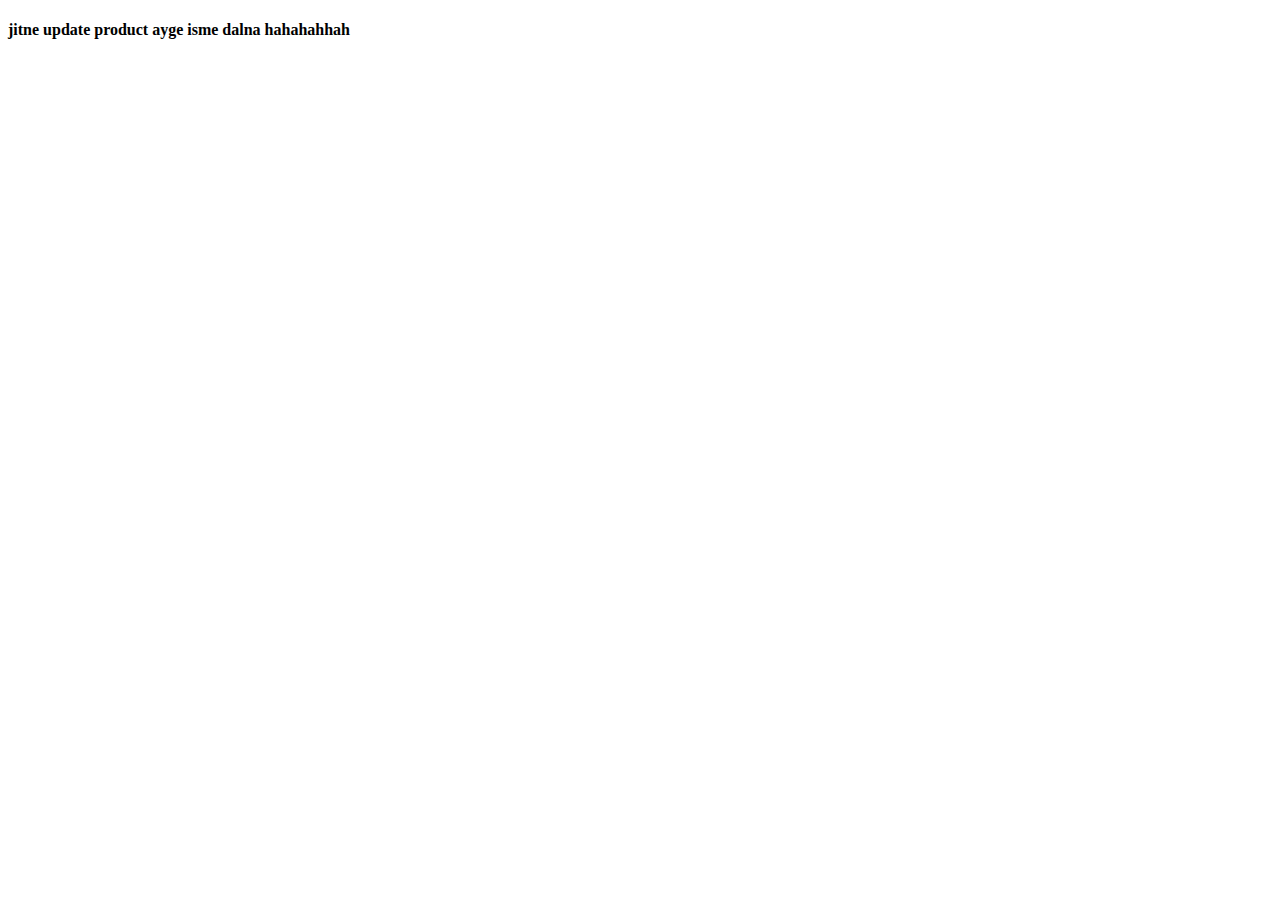
<file: newproduct.html>
<!DOCTYPE html>
<html lang="en">
<head>
    <meta charset="UTF-8">
    <meta name="viewport" content="width=device-width, initial-scale=1.0">
    <title>Document</title>
</head>
<body>
    <h4>jitne update product ayge isme dalna hahahahhah<h4>
</body>
</html>
</file>
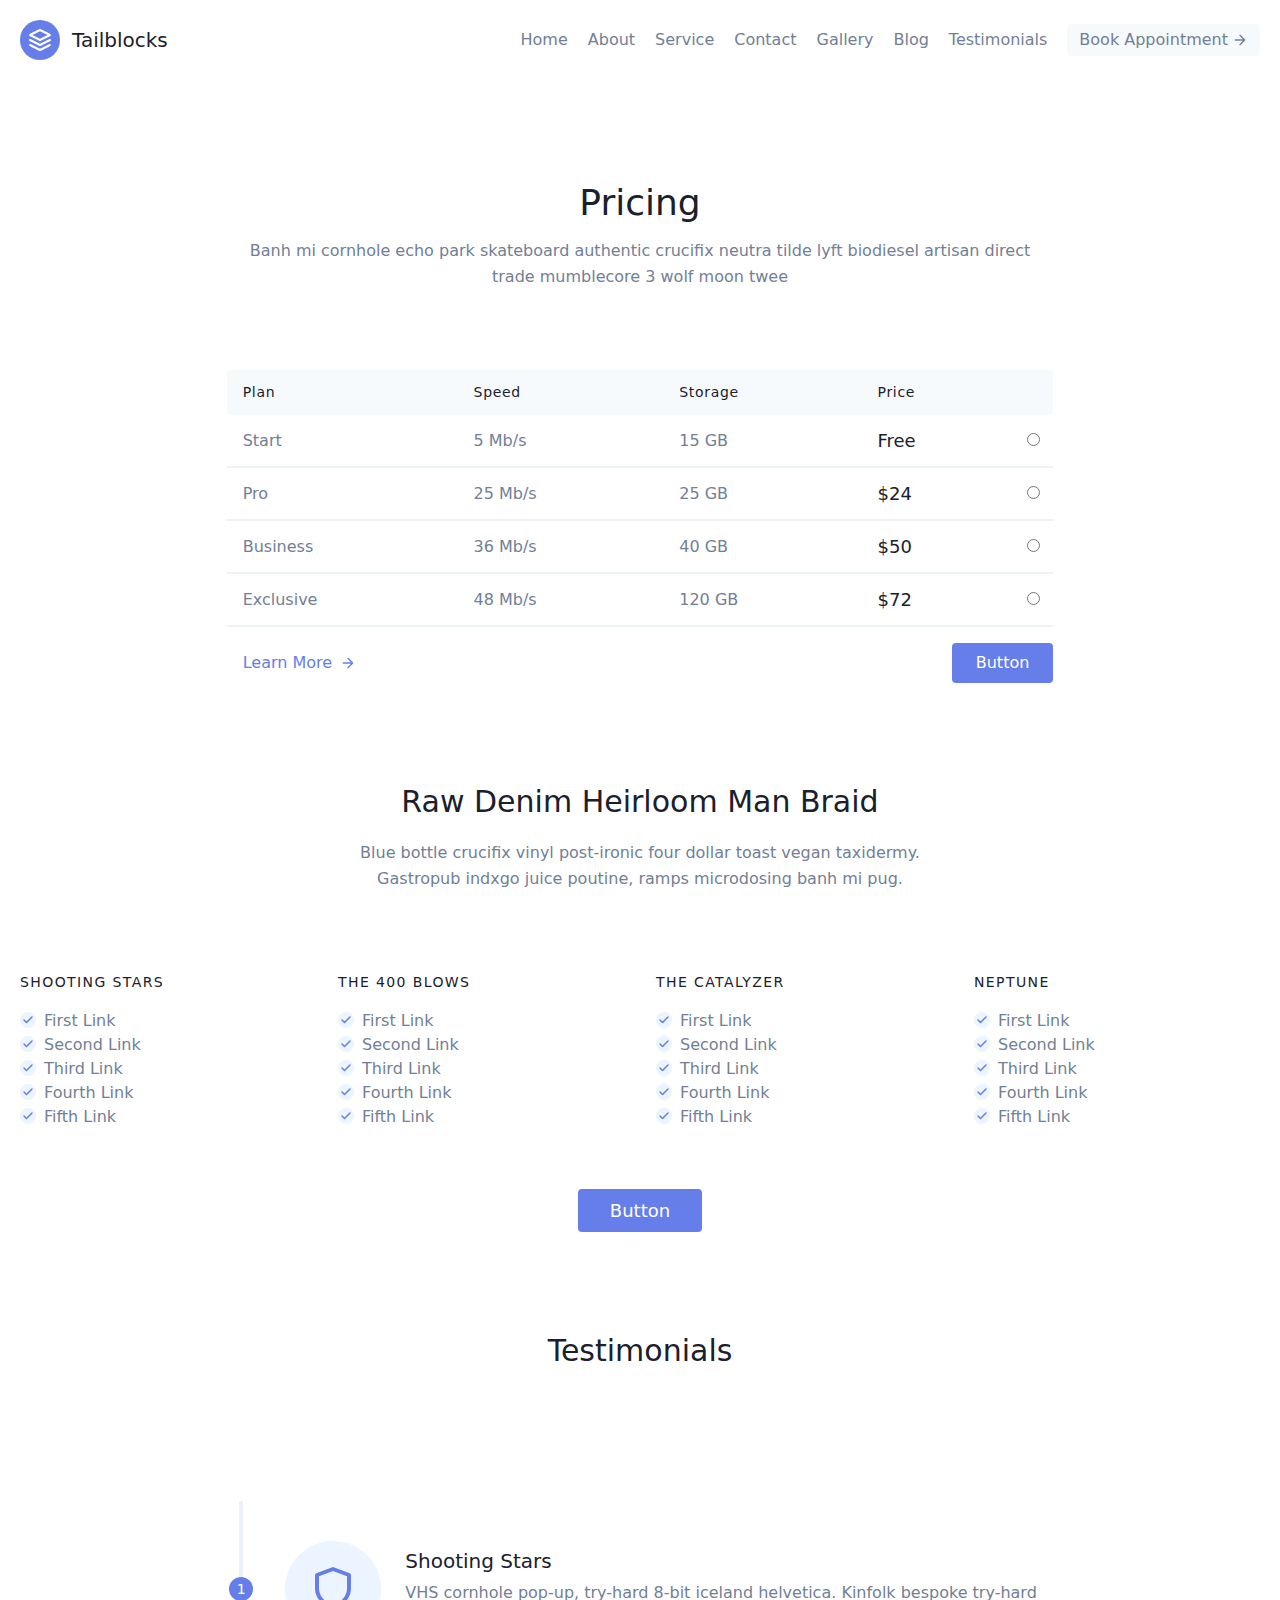
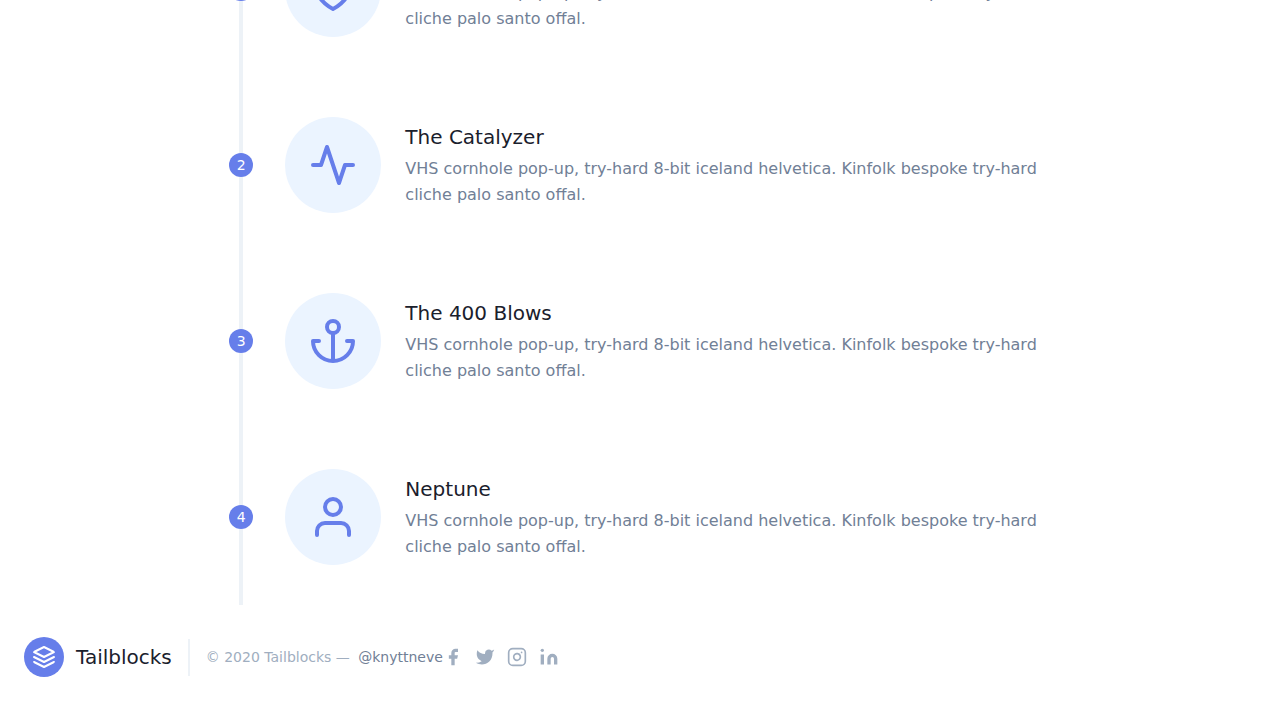
<file: services.html>
<!DOCTYPE html>
<html lang="en">
<head>
    <meta charset="UTF-8">
    <meta name="viewport" content="width=device-width, initial-scale=1.0">
    <title>services</title>
    <link href="tailwind.min.css" rel="stylesheet">
</head>
<body>
    
    <!--add wall paper  -->
    <header class="text-gray-600 body-font">
        <div class="container mx-auto flex flex-wrap p-5 flex-col md:flex-row items-center">
          <a class="flex title-font font-medium items-center text-gray-900 mb-4 md:mb-0">
            <svg xmlns="http://www.w3.org/2000/svg" fill="none" stroke="currentColor" stroke-linecap="round"
              stroke-linejoin="round" stroke-width="2" class="w-10 h-10 text-white p-2 bg-indigo-500 rounded-full"
              viewBox="0 0 24 24">
              <path d="M12 2L2 7l10 5 10-5-10-5zM2 17l10 5 10-5M2 12l10 5 10-5"></path>
            </svg>
            <span class="ml-3 text-xl">Tailblocks</span>
          </a>
          <nav class="md:ml-auto flex flex-wrap items-center text-base justify-center">
            <a href="index.html" class="mr-5 hover:text-gray-900">Home</a>
            <a href="about.html" class="mr-5 hover:text-gray-900">About</a>
            <a href="services.html" class="mr-5 hover:text-gray-900">Service</a>
            <a href="contact.html" class="mr-5 hover:text-gray-900">Contact</a>
            <a href="gallery.html" class="mr-5 hover:text-gray-900">Gallery</a>
            <a href="blog.html" class="mr-5 hover:text-gray-900">Blog</a>
            <a href="testimonials.html" class="mr-5 hover:text-gray-900">Testimonials</a>
          </nav>
          <a href="book.html">
            <button
              class="inline-flex items-center bg-gray-100 border-0 py-1 px-3 focus:outline-none hover:bg-gray-200 rounded text-base mt-4 md:mt-0">Book Appointment
              <svg fill="none" stroke="currentColor" stroke-linecap="round" stroke-linejoin="round" stroke-width="2"
                class="w-4 h-4 ml-1" viewBox="0 0 24 24">
                <path d="M5 12h14M12 5l7 7-7 7"></path>
              </svg>
            </button></a>
        </div>
      </header>

      <section class="text-gray-600 body-font">
        <div class="container px-5 py-24 mx-auto">
          <div class="flex flex-col text-center w-full mb-20">
            <h1 class="sm:text-4xl text-3xl font-medium title-font mb-2 text-gray-900">Pricing</h1>
            <p class="lg:w-2/3 mx-auto leading-relaxed text-base">Banh mi cornhole echo park skateboard authentic crucifix neutra tilde lyft biodiesel artisan direct trade mumblecore 3 wolf moon twee</p>
          </div>
          <div class="lg:w-2/3 w-full mx-auto overflow-auto">
            <table class="table-auto w-full text-left whitespace-no-wrap">
              <thead>
                <tr>
                  <th class="px-4 py-3 title-font tracking-wider font-medium text-gray-900 text-sm bg-gray-100 rounded-tl rounded-bl">Plan</th>
                  <th class="px-4 py-3 title-font tracking-wider font-medium text-gray-900 text-sm bg-gray-100">Speed</th>
                  <th class="px-4 py-3 title-font tracking-wider font-medium text-gray-900 text-sm bg-gray-100">Storage</th>
                  <th class="px-4 py-3 title-font tracking-wider font-medium text-gray-900 text-sm bg-gray-100">Price</th>
                  <th class="w-10 title-font tracking-wider font-medium text-gray-900 text-sm bg-gray-100 rounded-tr rounded-br"></th>
                </tr>
              </thead>
              <tbody>
                <tr>
                  <td class="px-4 py-3">Start</td>
                  <td class="px-4 py-3">5 Mb/s</td>
                  <td class="px-4 py-3">15 GB</td>
                  <td class="px-4 py-3 text-lg text-gray-900">Free</td>
                  <td class="w-10 text-center">
                    <input name="plan" type="radio">
                  </td>
                </tr>
                <tr>
                  <td class="border-t-2 border-gray-200 px-4 py-3">Pro</td>
                  <td class="border-t-2 border-gray-200 px-4 py-3">25 Mb/s</td>
                  <td class="border-t-2 border-gray-200 px-4 py-3">25 GB</td>
                  <td class="border-t-2 border-gray-200 px-4 py-3 text-lg text-gray-900">$24</td>
                  <td class="border-t-2 border-gray-200 w-10 text-center">
                    <input name="plan" type="radio">
                  </td>
                </tr>
                <tr>
                  <td class="border-t-2 border-gray-200 px-4 py-3">Business</td>
                  <td class="border-t-2 border-gray-200 px-4 py-3">36 Mb/s</td>
                  <td class="border-t-2 border-gray-200 px-4 py-3">40 GB</td>
                  <td class="border-t-2 border-gray-200 px-4 py-3 text-lg text-gray-900">$50</td>
                  <td class="border-t-2 border-gray-200 w-10 text-center">
                    <input name="plan" type="radio">
                  </td>
                </tr>
                <tr>
                  <td class="border-t-2 border-b-2 border-gray-200 px-4 py-3">Exclusive</td>
                  <td class="border-t-2 border-b-2 border-gray-200 px-4 py-3">48 Mb/s</td>
                  <td class="border-t-2 border-b-2 border-gray-200 px-4 py-3">120 GB</td>
                  <td class="border-t-2 border-b-2 border-gray-200 px-4 py-3 text-lg text-gray-900">$72</td>
                  <td class="border-t-2 border-b-2 border-gray-200 w-10 text-center">
                    <input name="plan" type="radio">
                  </td>
                </tr>
              </tbody>
            </table>
          </div>
          <div class="flex pl-4 mt-4 lg:w-2/3 w-full mx-auto">
            <a class="text-indigo-500 inline-flex items-center md:mb-2 lg:mb-0">Learn More
              <svg fill="none" stroke="currentColor" stroke-linecap="round" stroke-linejoin="round" stroke-width="2" class="w-4 h-4 ml-2" viewBox="0 0 24 24">
                <path d="M5 12h14M12 5l7 7-7 7"></path>
              </svg>
            </a>
            <button class="flex ml-auto text-white bg-indigo-500 border-0 py-2 px-6 focus:outline-none hover:bg-indigo-600 rounded">Button</button>
          </div>
        </div>
      </section>

      <section class="text-gray-600 body-font">
        <div class="container px-5 py-24 mx-auto">
          <div class="text-center mb-20">
            <h1 class="sm:text-3xl text-2xl font-medium text-center title-font text-gray-900 mb-4">Raw Denim Heirloom Man Braid</h1>
            <p class="text-base leading-relaxed xl:w-2/4 lg:w-3/4 mx-auto">Blue bottle crucifix vinyl post-ironic four dollar toast vegan taxidermy. Gastropub indxgo juice poutine, ramps microdosing banh mi pug.</p>
          </div>
          <div class="flex flex-wrap -m-4">
            <div class="p-4 lg:w-1/4 sm:w-1/2 w-full">
              <h2 class="font-medium title-font tracking-widest text-gray-900 mb-4 text-sm text-center sm:text-left">SHOOTING STARS</h2>
              <nav class="flex flex-col sm:items-start sm:text-left text-center items-center -mb-1 space-y-2.5">
                <a>
                  <span class="bg-indigo-100 text-indigo-500 w-4 h-4 mr-2 rounded-full inline-flex items-center justify-center">
                    <svg fill="none" stroke="currentColor" stroke-linecap="round" stroke-linejoin="round" stroke-width="3" class="w-3 h-3" viewBox="0 0 24 24">
                      <path d="M20 6L9 17l-5-5"></path>
                    </svg>
                  </span>First Link
                </a>
                <a>
                  <span class="bg-indigo-100 text-indigo-500 w-4 h-4 mr-2 rounded-full inline-flex items-center justify-center">
                    <svg fill="none" stroke="currentColor" stroke-linecap="round" stroke-linejoin="round" stroke-width="3" class="w-3 h-3" viewBox="0 0 24 24">
                      <path d="M20 6L9 17l-5-5"></path>
                    </svg>
                  </span>Second Link
                </a>
                <a>
                  <span class="bg-indigo-100 text-indigo-500 w-4 h-4 mr-2 rounded-full inline-flex items-center justify-center">
                    <svg fill="none" stroke="currentColor" stroke-linecap="round" stroke-linejoin="round" stroke-width="3" class="w-3 h-3" viewBox="0 0 24 24">
                      <path d="M20 6L9 17l-5-5"></path>
                    </svg>
                  </span>Third Link
                </a>
                <a>
                  <span class="bg-indigo-100 text-indigo-500 w-4 h-4 mr-2 rounded-full inline-flex items-center justify-center">
                    <svg fill="none" stroke="currentColor" stroke-linecap="round" stroke-linejoin="round" stroke-width="3" class="w-3 h-3" viewBox="0 0 24 24">
                      <path d="M20 6L9 17l-5-5"></path>
                    </svg>
                  </span>Fourth Link
                </a>
                <a>
                  <span class="bg-indigo-100 text-indigo-500 w-4 h-4 mr-2 rounded-full inline-flex items-center justify-center">
                    <svg fill="none" stroke="currentColor" stroke-linecap="round" stroke-linejoin="round" stroke-width="3" class="w-3 h-3" viewBox="0 0 24 24">
                      <path d="M20 6L9 17l-5-5"></path>
                    </svg>
                  </span>Fifth Link
                </a>
              </nav>
            </div>
            <div class="p-4 lg:w-1/4 sm:w-1/2 w-full">
              <h2 class="font-medium title-font tracking-widest text-gray-900 mb-4 text-sm text-center sm:text-left">THE 400 BLOWS</h2>
              <nav class="flex flex-col sm:items-start sm:text-left text-center items-center -mb-1 space-y-2.5">
                <a>
                  <span class="bg-indigo-100 text-indigo-500 w-4 h-4 mr-2 rounded-full inline-flex items-center justify-center">
                    <svg fill="none" stroke="currentColor" stroke-linecap="round" stroke-linejoin="round" stroke-width="3" class="w-3 h-3" viewBox="0 0 24 24">
                      <path d="M20 6L9 17l-5-5"></path>
                    </svg>
                  </span>First Link
                </a>
                <a>
                  <span class="bg-indigo-100 text-indigo-500 w-4 h-4 mr-2 rounded-full inline-flex items-center justify-center">
                    <svg fill="none" stroke="currentColor" stroke-linecap="round" stroke-linejoin="round" stroke-width="3" class="w-3 h-3" viewBox="0 0 24 24">
                      <path d="M20 6L9 17l-5-5"></path>
                    </svg>
                  </span>Second Link
                </a>
                <a>
                  <span class="bg-indigo-100 text-indigo-500 w-4 h-4 mr-2 rounded-full inline-flex items-center justify-center">
                    <svg fill="none" stroke="currentColor" stroke-linecap="round" stroke-linejoin="round" stroke-width="3" class="w-3 h-3" viewBox="0 0 24 24">
                      <path d="M20 6L9 17l-5-5"></path>
                    </svg>
                  </span>Third Link
                </a>
                <a>
                  <span class="bg-indigo-100 text-indigo-500 w-4 h-4 mr-2 rounded-full inline-flex items-center justify-center">
                    <svg fill="none" stroke="currentColor" stroke-linecap="round" stroke-linejoin="round" stroke-width="3" class="w-3 h-3" viewBox="0 0 24 24">
                      <path d="M20 6L9 17l-5-5"></path>
                    </svg>
                  </span>Fourth Link
                </a>
                <a>
                  <span class="bg-indigo-100 text-indigo-500 w-4 h-4 mr-2 rounded-full inline-flex items-center justify-center">
                    <svg fill="none" stroke="currentColor" stroke-linecap="round" stroke-linejoin="round" stroke-width="3" class="w-3 h-3" viewBox="0 0 24 24">
                      <path d="M20 6L9 17l-5-5"></path>
                    </svg>
                  </span>Fifth Link
                </a>
              </nav>
            </div>
            <div class="p-4 lg:w-1/4 sm:w-1/2 w-full">
              <h2 class="font-medium title-font tracking-widest text-gray-900 mb-4 text-sm text-center sm:text-left">THE CATALYZER</h2>
              <nav class="flex flex-col sm:items-start sm:text-left text-center items-center -mb-1 space-y-2.5">
                <a>
                  <span class="bg-indigo-100 text-indigo-500 w-4 h-4 mr-2 rounded-full inline-flex items-center justify-center">
                    <svg fill="none" stroke="currentColor" stroke-linecap="round" stroke-linejoin="round" stroke-width="3" class="w-3 h-3" viewBox="0 0 24 24">
                      <path d="M20 6L9 17l-5-5"></path>
                    </svg>
                  </span>First Link
                </a>
                <a>
                  <span class="bg-indigo-100 text-indigo-500 w-4 h-4 mr-2 rounded-full inline-flex items-center justify-center">
                    <svg fill="none" stroke="currentColor" stroke-linecap="round" stroke-linejoin="round" stroke-width="3" class="w-3 h-3" viewBox="0 0 24 24">
                      <path d="M20 6L9 17l-5-5"></path>
                    </svg>
                  </span>Second Link
                </a>
                <a>
                  <span class="bg-indigo-100 text-indigo-500 w-4 h-4 mr-2 rounded-full inline-flex items-center justify-center">
                    <svg fill="none" stroke="currentColor" stroke-linecap="round" stroke-linejoin="round" stroke-width="3" class="w-3 h-3" viewBox="0 0 24 24">
                      <path d="M20 6L9 17l-5-5"></path>
                    </svg>
                  </span>Third Link
                </a>
                <a>
                  <span class="bg-indigo-100 text-indigo-500 w-4 h-4 mr-2 rounded-full inline-flex items-center justify-center">
                    <svg fill="none" stroke="currentColor" stroke-linecap="round" stroke-linejoin="round" stroke-width="3" class="w-3 h-3" viewBox="0 0 24 24">
                      <path d="M20 6L9 17l-5-5"></path>
                    </svg>
                  </span>Fourth Link
                </a>
                <a>
                  <span class="bg-indigo-100 text-indigo-500 w-4 h-4 mr-2 rounded-full inline-flex items-center justify-center">
                    <svg fill="none" stroke="currentColor" stroke-linecap="round" stroke-linejoin="round" stroke-width="3" class="w-3 h-3" viewBox="0 0 24 24">
                      <path d="M20 6L9 17l-5-5"></path>
                    </svg>
                  </span>Fifth Link
                </a>
              </nav>
            </div>
            <div class="p-4 lg:w-1/4 sm:w-1/2 w-full">
              <h2 class="font-medium title-font tracking-widest text-gray-900 mb-4 text-sm text-center sm:text-left">NEPTUNE</h2>
              <nav class="flex flex-col sm:items-start sm:text-left text-center items-center -mb-1 space-y-2.5">
                <a>
                  <span class="bg-indigo-100 text-indigo-500 w-4 h-4 mr-2 rounded-full inline-flex items-center justify-center">
                    <svg fill="none" stroke="currentColor" stroke-linecap="round" stroke-linejoin="round" stroke-width="3" class="w-3 h-3" viewBox="0 0 24 24">
                      <path d="M20 6L9 17l-5-5"></path>
                    </svg>
                  </span>First Link
                </a>
                <a>
                  <span class="bg-indigo-100 text-indigo-500 w-4 h-4 mr-2 rounded-full inline-flex items-center justify-center">
                    <svg fill="none" stroke="currentColor" stroke-linecap="round" stroke-linejoin="round" stroke-width="3" class="w-3 h-3" viewBox="0 0 24 24">
                      <path d="M20 6L9 17l-5-5"></path>
                    </svg>
                  </span>Second Link
                </a>
                <a>
                  <span class="bg-indigo-100 text-indigo-500 w-4 h-4 mr-2 rounded-full inline-flex items-center justify-center">
                    <svg fill="none" stroke="currentColor" stroke-linecap="round" stroke-linejoin="round" stroke-width="3" class="w-3 h-3" viewBox="0 0 24 24">
                      <path d="M20 6L9 17l-5-5"></path>
                    </svg>
                  </span>Third Link
                </a>
                <a>
                  <span class="bg-indigo-100 text-indigo-500 w-4 h-4 mr-2 rounded-full inline-flex items-center justify-center">
                    <svg fill="none" stroke="currentColor" stroke-linecap="round" stroke-linejoin="round" stroke-width="3" class="w-3 h-3" viewBox="0 0 24 24">
                      <path d="M20 6L9 17l-5-5"></path>
                    </svg>
                  </span>Fourth Link
                </a>
                <a>
                  <span class="bg-indigo-100 text-indigo-500 w-4 h-4 mr-2 rounded-full inline-flex items-center justify-center">
                    <svg fill="none" stroke="currentColor" stroke-linecap="round" stroke-linejoin="round" stroke-width="3" class="w-3 h-3" viewBox="0 0 24 24">
                      <path d="M20 6L9 17l-5-5"></path>
                    </svg>
                  </span>Fifth Link
                </a>
              </nav>
            </div>
          </div>
          <button class="flex mx-auto mt-16 text-white bg-indigo-500 border-0 py-2 px-8 focus:outline-none hover:bg-indigo-600 rounded text-lg">Button</button>
        </div>
      </section>

      <section class="text-gray-600 body-font">
        <div class="container px-5 py-24 mx-auto">
          <h1 class="text-3xl font-medium title-font text-gray-900 mb-12 text-center">Testimonials</h1>
        <div class="flex flex-wrap -m-4">
      <section class="text-gray-600 body-font">
        <div class="container px-5 py-24 mx-auto flex flex-wrap">
          <div class="flex relative pt-10 pb-20 sm:items-center md:w-2/3 mx-auto">
            <div class="h-full w-6 absolute inset-0 flex items-center justify-center">
              <div class="h-full w-1 bg-gray-200 pointer-events-none"></div>
            </div>
            <div class="flex-shrink-0 w-6 h-6 rounded-full mt-10 sm:mt-0 inline-flex items-center justify-center bg-indigo-500 text-white relative z-10 title-font font-medium text-sm">1</div>
            <div class="flex-grow md:pl-8 pl-6 flex sm:items-center items-start flex-col sm:flex-row">
              <div class="flex-shrink-0 w-24 h-24 bg-indigo-100 text-indigo-500 rounded-full inline-flex items-center justify-center">
                <svg fill="none" stroke="currentColor" stroke-linecap="round" stroke-linejoin="round" stroke-width="2" class="w-12 h-12" viewBox="0 0 24 24">
                  <path d="M12 22s8-4 8-10V5l-8-3-8 3v7c0 6 8 10 8 10z"></path>
                </svg>
              </div>
              <div class="flex-grow sm:pl-6 mt-6 sm:mt-0">
                <h2 class="font-medium title-font text-gray-900 mb-1 text-xl">Shooting Stars</h2>
                <p class="leading-relaxed">VHS cornhole pop-up, try-hard 8-bit iceland helvetica. Kinfolk bespoke try-hard cliche palo santo offal.</p>
              </div>
            </div>
          </div>
          <div class="flex relative pb-20 sm:items-center md:w-2/3 mx-auto">
            <div class="h-full w-6 absolute inset-0 flex items-center justify-center">
              <div class="h-full w-1 bg-gray-200 pointer-events-none"></div>
            </div>
            <div class="flex-shrink-0 w-6 h-6 rounded-full mt-10 sm:mt-0 inline-flex items-center justify-center bg-indigo-500 text-white relative z-10 title-font font-medium text-sm">2</div>
            <div class="flex-grow md:pl-8 pl-6 flex sm:items-center items-start flex-col sm:flex-row">
              <div class="flex-shrink-0 w-24 h-24 bg-indigo-100 text-indigo-500 rounded-full inline-flex items-center justify-center">
                <svg fill="none" stroke="currentColor" stroke-linecap="round" stroke-linejoin="round" stroke-width="2" class="w-12 h-12" viewBox="0 0 24 24">
                  <path d="M22 12h-4l-3 9L9 3l-3 9H2"></path>
                </svg>
              </div>
              <div class="flex-grow sm:pl-6 mt-6 sm:mt-0">
                <h2 class="font-medium title-font text-gray-900 mb-1 text-xl">The Catalyzer</h2>
                <p class="leading-relaxed">VHS cornhole pop-up, try-hard 8-bit iceland helvetica. Kinfolk bespoke try-hard cliche palo santo offal.</p>
              </div>
            </div>
          </div>
          <div class="flex relative pb-20 sm:items-center md:w-2/3 mx-auto">
            <div class="h-full w-6 absolute inset-0 flex items-center justify-center">
              <div class="h-full w-1 bg-gray-200 pointer-events-none"></div>
            </div>
            <div class="flex-shrink-0 w-6 h-6 rounded-full mt-10 sm:mt-0 inline-flex items-center justify-center bg-indigo-500 text-white relative z-10 title-font font-medium text-sm">3</div>
            <div class="flex-grow md:pl-8 pl-6 flex sm:items-center items-start flex-col sm:flex-row">
              <div class="flex-shrink-0 w-24 h-24 bg-indigo-100 text-indigo-500 rounded-full inline-flex items-center justify-center">
                <svg fill="none" stroke="currentColor" stroke-linecap="round" stroke-linejoin="round" stroke-width="2" class="w-12 h-12" viewBox="0 0 24 24">
                  <circle cx="12" cy="5" r="3"></circle>
                  <path d="M12 22V8M5 12H2a10 10 0 0020 0h-3"></path>
                </svg>
              </div>
              <div class="flex-grow sm:pl-6 mt-6 sm:mt-0">
                <h2 class="font-medium title-font text-gray-900 mb-1 text-xl">The 400 Blows</h2>
                <p class="leading-relaxed">VHS cornhole pop-up, try-hard 8-bit iceland helvetica. Kinfolk bespoke try-hard cliche palo santo offal.</p>
              </div>
            </div>
          </div>
          <div class="flex relative pb-10 sm:items-center md:w-2/3 mx-auto">
            <div class="h-full w-6 absolute inset-0 flex items-center justify-center">
              <div class="h-full w-1 bg-gray-200 pointer-events-none"></div>
            </div>
            <div class="flex-shrink-0 w-6 h-6 rounded-full mt-10 sm:mt-0 inline-flex items-center justify-center bg-indigo-500 text-white relative z-10 title-font font-medium text-sm">4</div>
            <div class="flex-grow md:pl-8 pl-6 flex sm:items-center items-start flex-col sm:flex-row">
              <div class="flex-shrink-0 w-24 h-24 bg-indigo-100 text-indigo-500 rounded-full inline-flex items-center justify-center">
                <svg fill="none" stroke="currentColor" stroke-linecap="round" stroke-linejoin="round" stroke-width="2" class="w-12 h-12" viewBox="0 0 24 24">
                  <path d="M20 21v-2a4 4 0 00-4-4H8a4 4 0 00-4 4v2"></path>
                  <circle cx="12" cy="7" r="4"></circle>
                </svg>
              </div>
              <div class="flex-grow sm:pl-6 mt-6 sm:mt-0">
                <h2 class="font-medium title-font text-gray-900 mb-1 text-xl">Neptune</h2>
                <p class="leading-relaxed">VHS cornhole pop-up, try-hard 8-bit iceland helvetica. Kinfolk bespoke try-hard cliche palo santo offal.</p>
              </div>
            </div>
          </div>
        </div>
      </section>

      <footer class="text-gray-600 body-font">
        <div class="container px-5 py-8 mx-auto flex items-center sm:flex-row flex-col">
          <a class="flex title-font font-medium items-center md:justify-start justify-center text-gray-900">
            <svg xmlns="http://www.w3.org/2000/svg" fill="none" stroke="currentColor" stroke-linecap="round" stroke-linejoin="round" stroke-width="2" class="w-10 h-10 text-white p-2 bg-indigo-500 rounded-full" viewBox="0 0 24 24">
              <path d="M12 2L2 7l10 5 10-5-10-5zM2 17l10 5 10-5M2 12l10 5 10-5"></path>
            </svg>
            <span class="ml-3 text-xl">Tailblocks</span>
          </a>
          <p class="text-sm text-gray-500 sm:ml-4 sm:pl-4 sm:border-l-2 sm:border-gray-200 sm:py-2 sm:mt-0 mt-4">© 2020 Tailblocks —
            <a href="https://twitter.com/knyttneve" class="text-gray-600 ml-1" rel="noopener noreferrer" target="_blank">@knyttneve</a>
          </p>
          <span class="inline-flex sm:ml-auto sm:mt-0 mt-4 justify-center sm:justify-start">
            <a class="text-gray-500">
              <svg fill="currentColor" stroke-linecap="round" stroke-linejoin="round" stroke-width="2" class="w-5 h-5" viewBox="0 0 24 24">
                <path d="M18 2h-3a5 5 0 00-5 5v3H7v4h3v8h4v-8h3l1-4h-4V7a1 1 0 011-1h3z"></path>
              </svg>
            </a>
            <a class="ml-3 text-gray-500">
              <svg fill="currentColor" stroke-linecap="round" stroke-linejoin="round" stroke-width="2" class="w-5 h-5" viewBox="0 0 24 24">
                <path d="M23 3a10.9 10.9 0 01-3.14 1.53 4.48 4.48 0 00-7.86 3v1A10.66 10.66 0 013 4s-4 9 5 13a11.64 11.64 0 01-7 2c9 5 20 0 20-11.5a4.5 4.5 0 00-.08-.83A7.72 7.72 0 0023 3z"></path>
              </svg>
            </a>
            <a class="ml-3 text-gray-500">
              <svg fill="none" stroke="currentColor" stroke-linecap="round" stroke-linejoin="round" stroke-width="2" class="w-5 h-5" viewBox="0 0 24 24">
                <rect width="20" height="20" x="2" y="2" rx="5" ry="5"></rect>
                <path d="M16 11.37A4 4 0 1112.63 8 4 4 0 0116 11.37zm1.5-4.87h.01"></path>
              </svg>
            </a>
            <a class="ml-3 text-gray-500">
              <svg fill="currentColor" stroke="currentColor" stroke-linecap="round" stroke-linejoin="round" stroke-width="0" class="w-5 h-5" viewBox="0 0 24 24">
                <path stroke="none" d="M16 8a6 6 0 016 6v7h-4v-7a2 2 0 00-2-2 2 2 0 00-2 2v7h-4v-7a6 6 0 016-6zM2 9h4v12H2z"></path>
                <circle cx="4" cy="4" r="2" stroke="none"></circle>
              </svg>
            </a>
          </span>
        </div>
      </footer>
      
</body>
</html>
</file>
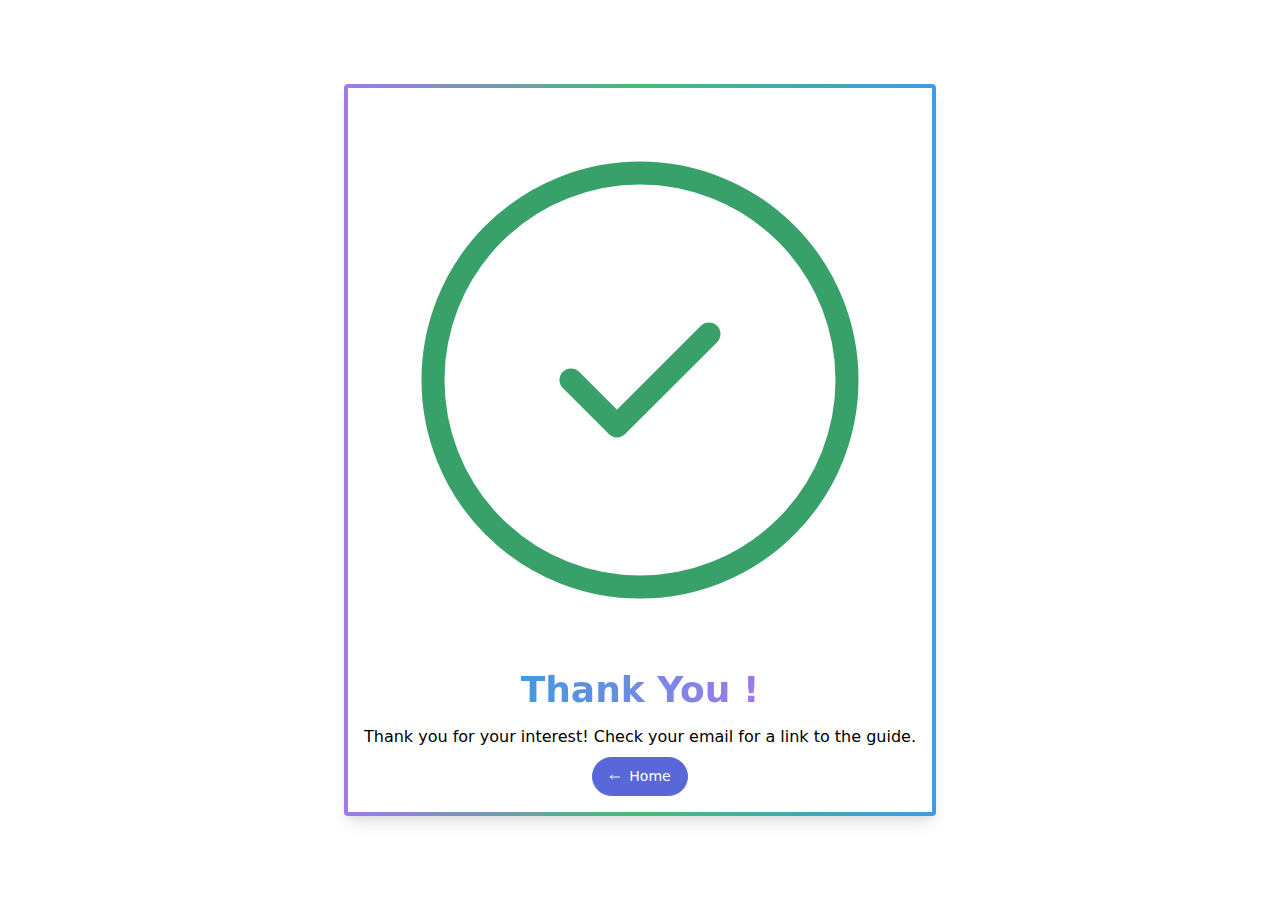
<file: thanks.html>
<!DOCTYPE html>
<html lang="en">
<head>
    <meta charset="UTF-8">
    <meta name="viewport" content="width=device-width, initial-scale=1.0">
    <title>Document</title>
    <link href="maintailwind.min.css" rel="stylesheet">

</head>
<body>
    
    <body>
        <div class="flex items-center justify-center h-screen">
          <div class="p-1 rounded shadow-lg bg-gradient-to-r from-purple-500 via-green-500 to-blue-500">
            <div class="flex flex-col items-center p-4 space-y-2 bg-white">
              <svg xmlns="http://www.w3.org/2000/svg" class="text-green-600 w-28 h-28" fill="none" viewBox="0 0 24 24" stroke="currentColor" stroke-width="1">
                <path stroke-linecap="round" stroke-linejoin="round" d="M9 12l2 2 4-4m6 2a9 9 0 11-18 0 9 9 0 0118 0z" />
              </svg>
              <h1 class="text-4xl font-bold font-extrabold text-transparent bg-clip-text bg-gradient-to-r from-blue-500 to-purple-500">Thank You !</h1>
              <p>Thank you for your interest! Check your email for a link to the guide.</p>
              <a
                class="inline-flex items-center px-4 py-2 text-white bg-indigo-600 border border-indigo-600 rounded rounded-full hover:bg-indigo-700 focus:outline-none focus:ring">
                <svg xmlns="http://www.w3.org/2000/svg" class="w-3 h-3 mr-2" fill="none" viewBox="0 0 24 24"
                  stroke="currentColor" stroke-width="2">
                  <path stroke-linecap="round" stroke-linejoin="round" d="M7 16l-4-4m0 0l4-4m-4 4h18" />
                </svg>
                <span class="text-sm font-medium">
                  Home
                </span>
              </a>
            </div>
          </div>
        </div>

</body>
</html>
</file>
